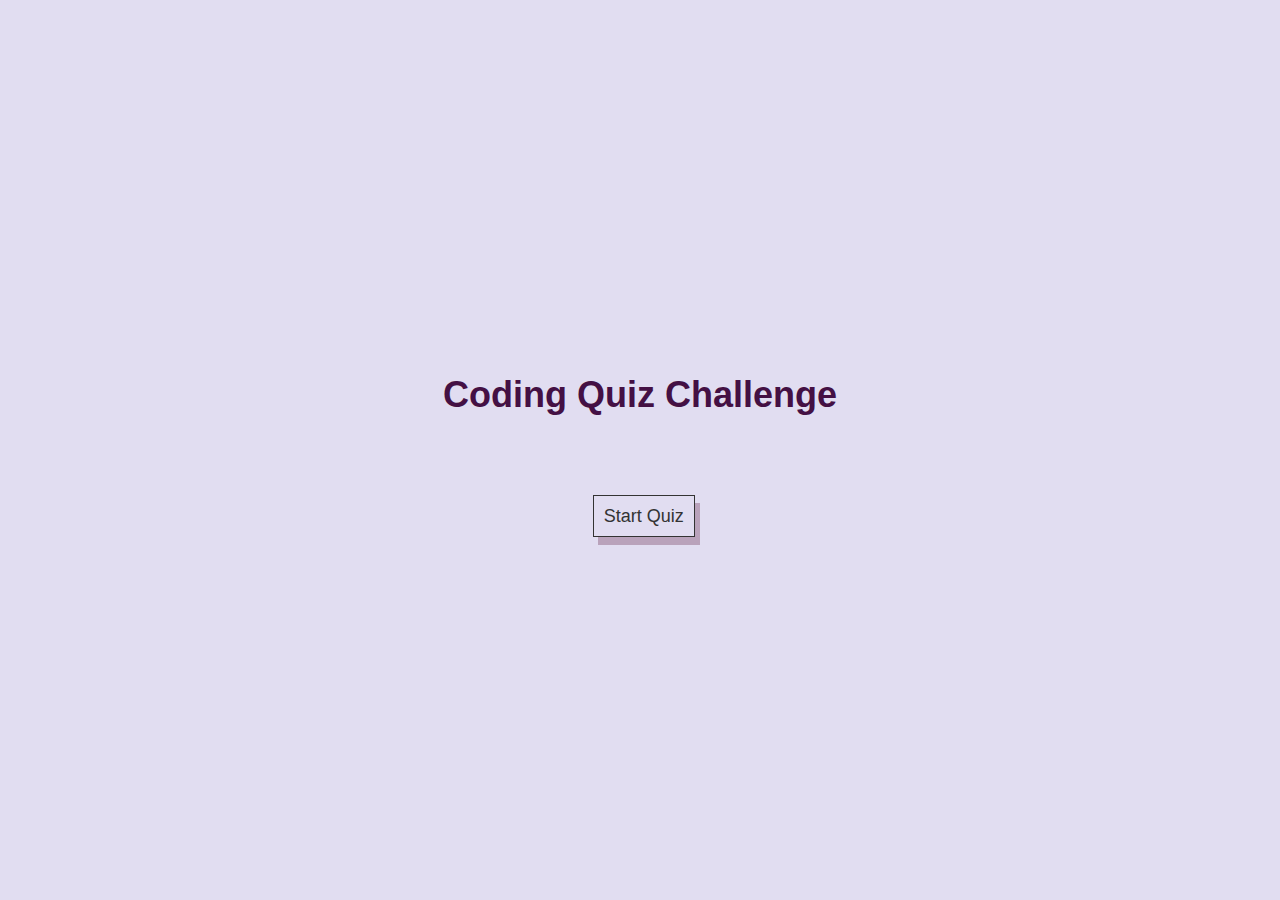
<file: index.html>
<!DOCTYPE html>
<html lang="en">
<head>
    <meta charset="UTF-8">
    <meta name="viewport" content="width=device-width, initial-scale=1.0">
    <title>Coding Quiz</title>
    <link rel="stylesheet" href="style.css">
</head>
<body>
    
<div class="container">
    <div id = "home" class="flex-center flex-column">
        <h1>Coding Quiz Challenge</h1>
        <p></p>
        <a class="btn" href="game-folder/game.html">Start Quiz</a>
    </div>
</div>




    <style></style>
</body>
</html>
</file>
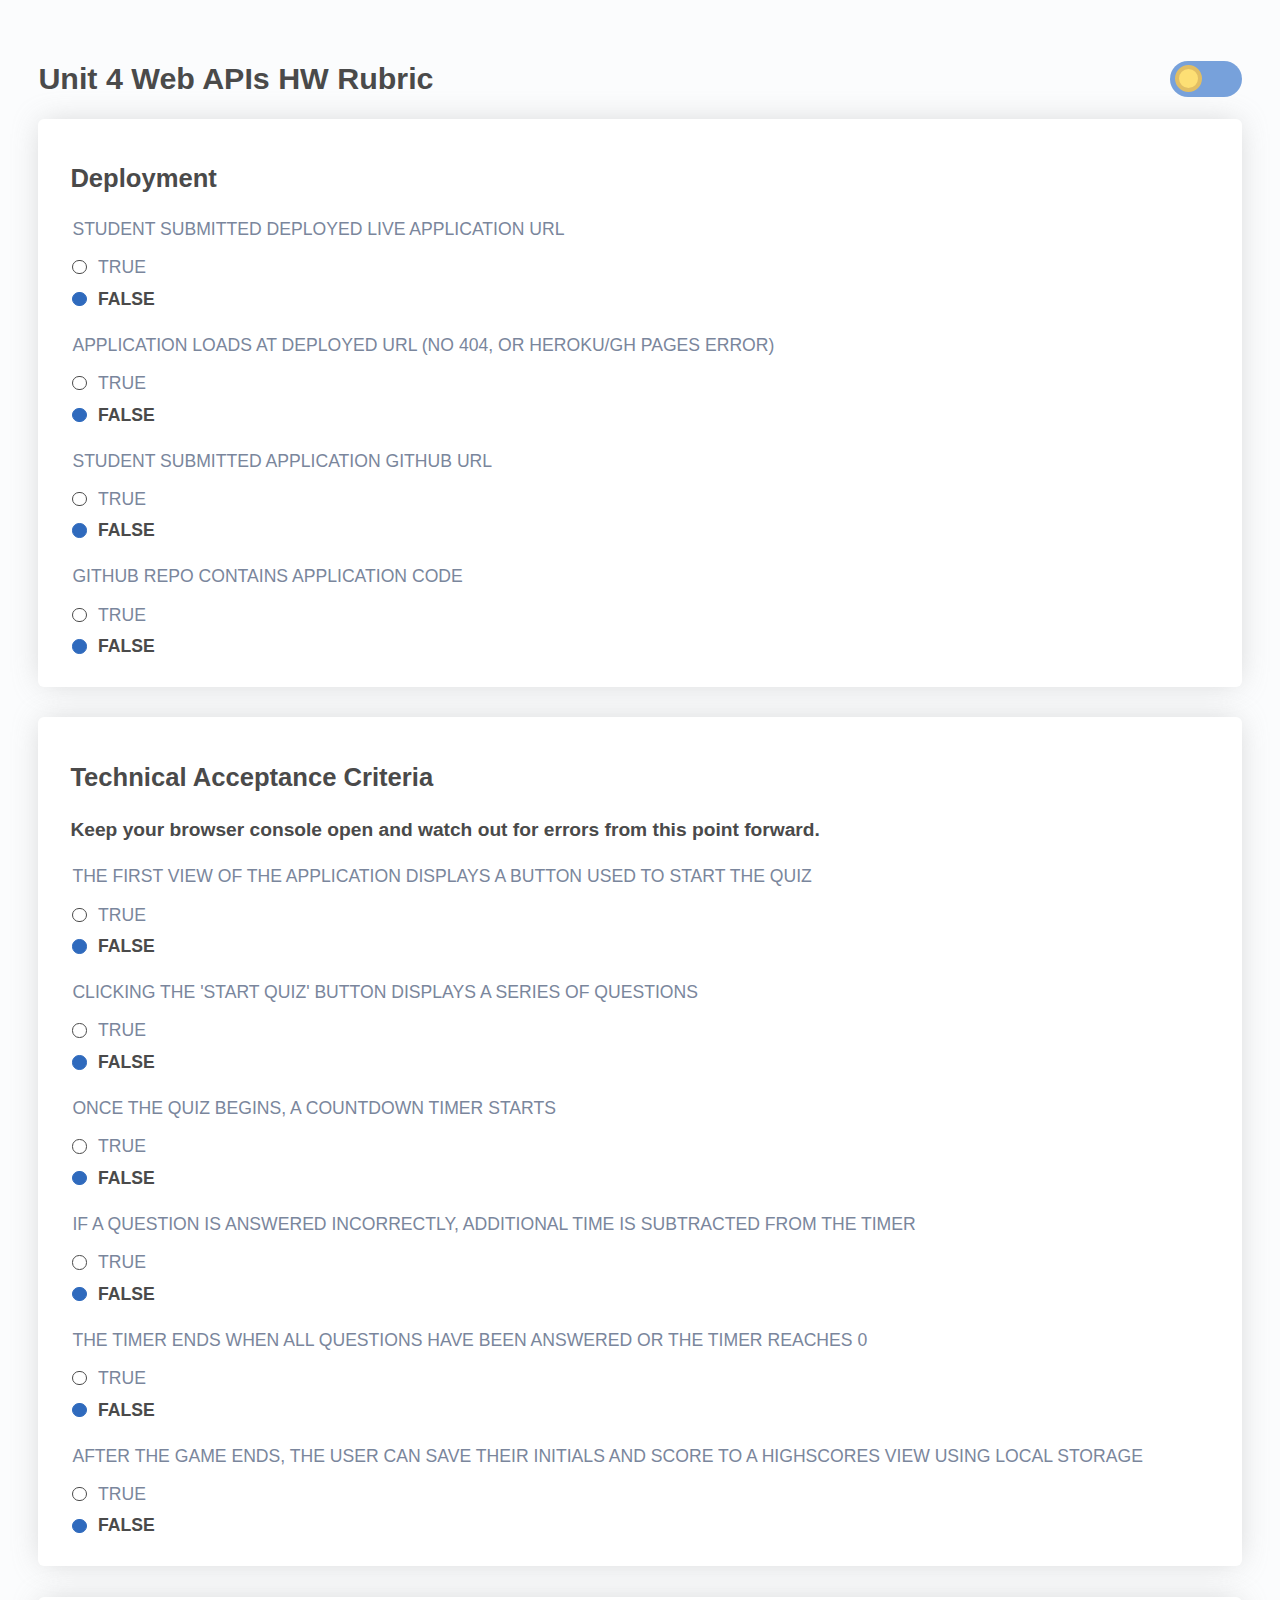
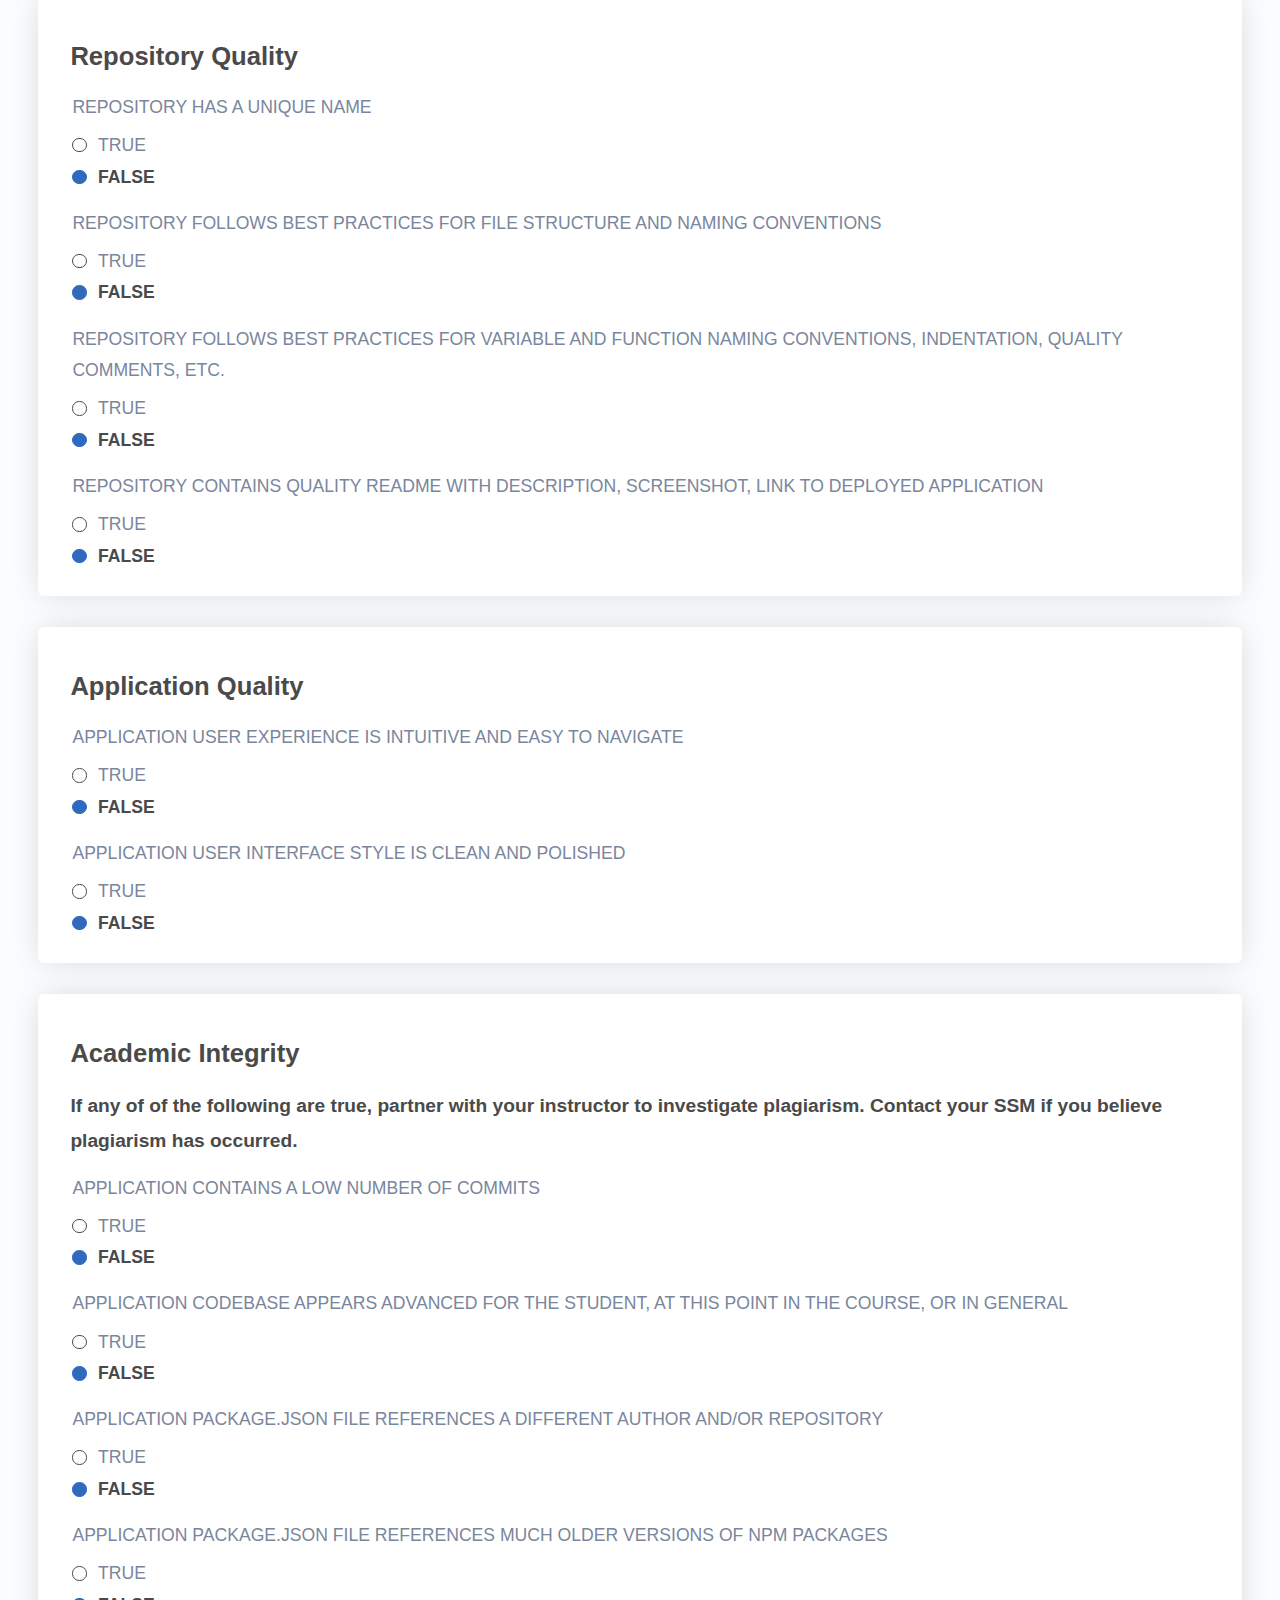
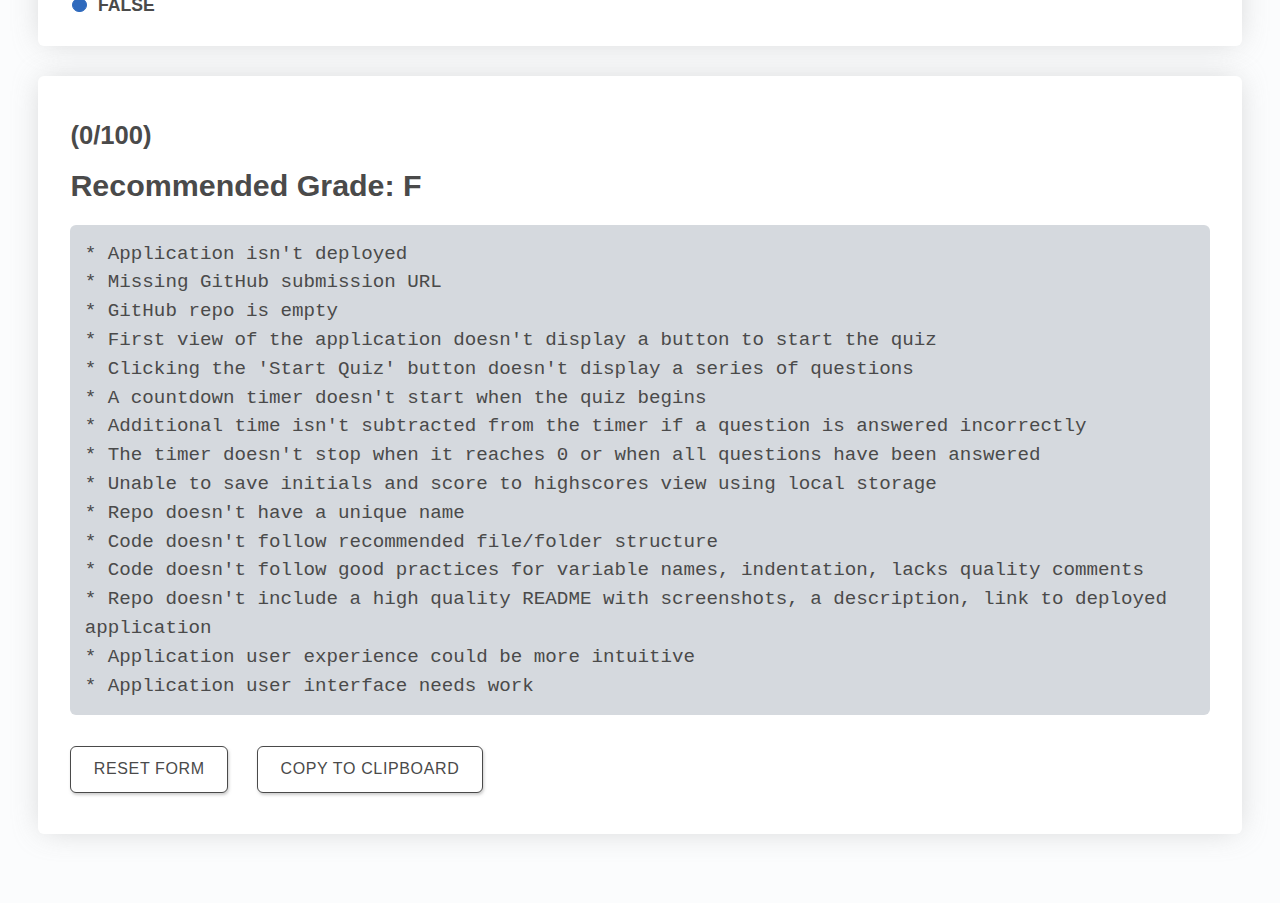
<file: unit-4-rubric.html>
<!DOCTYPE html>
<html lang="en">
  <head>
    <meta charset="UTF-8" />
    <meta name="viewport" content="width=device-width, initial-scale=1.0" />
    <meta http-equiv="X-UA-Compatible" content="ie=edge" />
    <link href="https://rsms.me/inter/inter.css" rel="stylesheet" />
    <title>HW Grading Rubric</title>
    <style>
      *,
      *::before,
      *::after {
        box-sizing: border-box;
      }

      html,
      body {
        margin: 0;
        padding: 0;
        line-height: 1.15;
        font-size: 100%;
        color: #fefefe;
        transition: all 0.4s;
      }

      body {
        background-color: #fbfcfd;
        font-family: "Inter", sans-serif;
        color: #4a4a4a;
      }

      #app.dark {
        background-color: #121212;
        color: #e2e2e2;
      }

      h1 {
        font-size: 1.9rem;
      }

      h2 {
        font-size: 1.6rem;
      }

      h3 {
        font-size: 1.2rem;
      }

      h4 {
        font-size: 0.9rem;
      }

      p,
      legend {
        font-size: 1.2rem;
      }

      label {
        font-size: 0.9rem;
        line-height: 2;
      }

      fieldset {
        border: none;
        padding: 0;
        margin-top: 0.9rem;
      }

      input[type="radio"],
      input[type="checkbox"] {
        position: absolute !important;
        height: 1px;
        width: 1px;
        overflow: hidden;
        clip: rect(1px 1px 1px 1px);
        clip: rect(1px, 1px, 1px, 1px);
        white-space: nowrap;
      }

      #app {
        padding: 3%;
        transition: all 0.4s;
      }

      #app h1 {
        font-size: 1.9rem;
        font-weight: 700;
        line-height: 1.3;
      }

      header {
        display: flex;
        justify-content: space-between;
        align-items: center;
      }

      .switch-group {
        display: flex;
        align-items: center;
        height: 2.25rem;
        width: 4.5rem;
      }

      input[type="checkbox"] + .toggle {
        height: 100%;
        width: 100%;
        background-color: #77a1db;
        border-radius: 1.9rem;
        cursor: pointer;
        display: flex;
        align-items: center;
        padding: 0.35rem;
        cursor: pointer;
        overflow: hidden;
        background-position: 25% 125%;
        transition: all 0.5s;
      }

      input[type="checkbox"]:focus + .toggle {
        outline: rgb(59, 153, 252) auto 5px;
      }

      input[type="checkbox"]:checked + .toggle {
        background-color: rgb(85, 89, 204);
        background-size: 1rem;
        background-repeat: no-repeat;
        background-position: 25%;
        background-image: url("[data-uri]");
        transition: all 0.5s;
      }

      input[type="checkbox"] + .toggle::after {
        content: "";
        display: block;
        height: 1.7rem;
        width: 1.7rem;
        border-radius: 50%;
        cursor: pointer;
        border: 4px solid #e1be64;
        background-color: #fddf74;
        transform: translateX(0rem);
        transition: all 0.5s;
        background-position: center bottom;
      }

      input[type="checkbox"]:hover + .toggle::after {
        transform: translateX(0rem) scale(1.1);
      }

      input[type="checkbox"]:checked + .toggle::after {
        border: 4px solid #ffffff;
        background-color: rgba(255, 255, 255, 0.4);
        transform: translateX(2.1rem);
        transition: all 0.5s;
        background-position: center;
        background-size: 60%;
        background-repeat: no-repeat;
        background-image: url("[data-uri]");
      }

      input[type="checkbox"]:checked:hover + .toggle::after {
        transform: translateX(2.1rem) scale(1.075);
      }

      .card {
        background-color: #fff;
        border-radius: 6px;
        border-width: 0;
        box-shadow: rgba(155, 155, 155, 0.45) 0 0 30px -5px;
        font-size: 1.1rem;
        height: 100%;
        line-height: 1.8rem;
        padding: 1.5rem 2rem;
        width: 100%;
        margin-bottom: 1.9rem;
      }

      .dark .card {
        background-color: #333333;
        box-shadow: none;
      }

      .card h1,
      .card h2,
      .card h3,
      .card h4,
      .card h5,
      .card h6 {
        color: #4a4a4a;
      }

      .dark .card h1,
      .dark .card h2,
      .dark .card h3,
      .dark .card h4,
      .dark .card h5,
      .dark .card h6 {
        color: #e2e2e2;
      }

      .card h3 {
        font-size: 1.2rem;
        font-weight: 700;
        line-height: 1.8em;
        margin: 0;
        padding: 0;
      }

      .card p,
      .card label,
      .card legend {
        color: #7a869c;
        font-weight: 300;
        border-width: 0;
        display: block;
        font-size: 1.1rem;
        font-weight: 300;
        line-height: 1.8em;
        margin: 0;
        padding: 0;
        text-transform: uppercase;
      }

      .dark .card p,
      .dark .card label,
      .dark .card legend {
        color: #e2e2e2;
      }

      .card label {
        display: inline-block;
      }

      .card input[type="radio"] + label::before {
        content: "";
        height: 0.9rem;
        width: 0.9rem;
        margin-right: 0.7rem;
        border-radius: 50%;
        border: 1px solid rgb(74, 74, 74);
        background-color: #ffffff;
        display: inline-block;
        cursor: pointer;
        position: relative;
        top: 0.09rem;
      }

      .dark .card input[type="radio"] + label::before {
        border: 1px solid #e2e2e2;
        background-color: inherit;
      }

      .card input[type="radio"]:checked + label::before {
        background-color: rgb(47, 106, 189);
        border-color: rgb(47, 106, 189);
      }

      .dark .card input[type="radio"]:checked + label::before {
        background-color: #d9d9d9;
        border-color: #d9d9d9;
      }

      .card input[type="radio"]:checked + label {
        font-weight: bold;
        color: #4a4a4a;
      }

      .dark input[type="radio"]:checked + label {
        color: #e2e2e2;
      }

      .card input[type="radio"]:focus + label::before {
        outline: rgb(59, 153, 252) auto 5px;
      }

      .card legend {
        margin-bottom: 0.4rem;
      }

      .totals {
        font-size: 1.6rem;
      }

      .totals + h2 {
        font-size: 1.9rem;
        margin-top: 0;
      }

      .grade {
        font-size: 1.9rem;
      }

      button {
        background-color: #fff;
        border: 1px solid #4a4a4a;
        border-radius: 6px;
        box-shadow: rgba(155, 155, 155, 0.5) 1px 2px 3px 0;
        color: #4a4a4a;
        cursor: pointer;
        display: inline-block;
        font-size: 1rem;
        font-weight: 500;
        letter-spacing: 0.04em;
        line-height: 1.8em;
        margin: 0.75rem 1.1rem 1.1rem 0;
        outline: none;
        padding: 0.5rem 1.4rem;
        text-transform: uppercase;
        transition-delay: 0s;
        transition-duration: 0.25s;
        transition-property: all;
        transition-timing-function: ease-out;
        width: fit-content;
      }

      .dark button {
        background: #d9d9d9;
        color: #121212;
        box-shadow: none;
      }

      button:hover {
        border-color: #dbdbdb;
        color: #dbdbdb;
      }

      .dark button:hover {
        color: #121212;
      }

      button.copy {
        margin-left: 0.4rem;
      }

      button:focus {
        border-color: rgb(56, 56, 56);
        box-shadow: rgb(219, 219, 219) 0px 0px 0px 3px;
        color: rgb(56, 56, 56);
      }

      div[role="alert"] {
        color: #4a4a4a;
        font-size: 1.2rem;
        margin-bottom: 1.2rem;
      }

      .dark div[role="alert"] {
        color: #e2e2e2;
      }

      .summary {
        font-size: 1.2rem;
        border: none;
        font-family: monospace;
        white-space: pre-wrap;
        background-color: #d5d9de;
        padding: 0.9rem;
        border-radius: 6px;
        line-height: 1.5;
        width: 100%;
      }

      .dark .summary {
        background: #6b6a6a;
        color: #e2e2e2;
      }

      .summary:empty {
        display: none;
      }

      .d-none {
        display: none;
      }

      @media (max-width: 450px) {
        .btn-container {
          text-align: center;
        }

        button {
          width: 100%;
          margin: 0.5rem;
        }

        input[type="checkbox"]:checked + .toggle::after {
          transform: translateX(1.3rem);
          background-size: 50%;
        }

        input[type="checkbox"]:checked:hover + .toggle::after {
          transform: translateX(1.3rem) scale(1.1);
          background-size: 50%;
        }
      }

      @media (max-width: 515px) {
        input[type="checkbox"]:checked + .toggle::after {
          transform: translateX(1.7rem);
        }

        input[type="checkbox"]:checked:hover + .toggle::after {
          transform: translateX(1.7rem) scale(1.1);
        }
      }

      @media (max-width: 460px) {
        input[type="checkbox"]:checked + .toggle::after {
          transform: translateX(1.4rem);
        }

        input[type="checkbox"]:checked:hover + .toggle::after {
          transform: translateX(1.4rem) scale(1.1);
        }
      }

      @media (max-width: 400px) {
        #app h1 {
          font-size: 1.6rem;
        }

        input[type="checkbox"]:checked + .toggle::after {
          transform: translateX(1.3rem);
        }

        input[type="checkbox"]:checked:hover + .toggle::after {
          transform: translateX(1.3rem) scale(1.1);
        }
      }

      @media (max-width: 340px) {
        input[type="checkbox"]:checked + .toggle::after {
          transform: translateX(0.9rem);
        }

        input[type="checkbox"]:checked:hover + .toggle::after {
          transform: translateX(0.9rem) scale(1.075);
        }
      }
    </style>
  </head>
  <body>
    <div id="app"></div>

    <script>
      (function(window) {
        "use strict";

        function Model() {
          this.title = "Unit 4 Web APIs HW Rubric";
          this.categories = [
            {
              title: "Deployment",
              subtitle: null,
              questions: [
                {
                  title: "Student submitted deployed live application URL",
                  score: 10,
                  message: "Application isn't deployed",
                  status: false
                },
                {
                  title:
                    "Application loads at deployed URL (no 404, or Heroku/GH Pages error)",
                  score: 10,
                  message: "Application isn't deployed",
                  status: false
                },
                {
                  title: "Student submitted application GitHub URL",
                  score: 8,
                  message: "Missing GitHub submission URL",
                  status: false
                },
                {
                  title: "GitHub Repo contains application code",
                  score: 8,
                  message: "GitHub repo is empty",
                  status: false
                }
              ]
            },
            {
              title: "Technical Acceptance Criteria",
              subtitle:
                "Keep your browser console open and watch out for errors from this point forward.",
              questions: [
                {
                  title:
                    "The first view of the application displays a button used to start the quiz",
                  score: 6 + 2/3,
                  message: "First view of the application doesn't display a button to start the quiz",
                  status: false
                },
                {
                  title:
                    "Clicking the 'Start Quiz' button displays a series of questions",
                  score: 6 + 2/3,
                  message:
                    "Clicking the 'Start Quiz' button doesn't display a series of questions",
                  status: false
                },
                {
                  title:
                    "Once the quiz begins, a countdown timer starts",
                  score: 6 + 2/3,
                  message:
                    "A countdown timer doesn't start when the quiz begins",
                  status: false
                },
                {
                  title:
                    "If a question is answered incorrectly, additional time is subtracted from the timer",
                  score: 6 + 2/3,
                  message:
                    "Additional time isn't subtracted from the timer if a question is answered incorrectly",
                  status: false
                },
                {
                  title: "The timer ends when all questions have been answered or the timer reaches 0",
                  score: 6 + 2/3,
                  message: "The timer doesn't stop when it reaches 0 or when all questions have been answered",
                  status: false
                },
                {
                  title: "After the game ends, the user can save their initials and score to a highscores view using local storage",
                  score: 6 + 2/3,
                  message: "Unable to save initials and score to highscores view using local storage",
                  status: false
                }
              ]
            },
            {
              title: "Repository Quality",
              subtitle: null,
              questions: [
                {
                  title: "Repository has a unique name",
                  score: 2,
                  message: "Repo doesn't have a unique name",
                  status: false
                },
                {
                  title:
                    "Repository follows best practices for file structure and naming conventions",
                  score: 2,
                  message:
                    "Code doesn't follow recommended file/folder structure",
                  status: false
                },
                {
                  title:
                    "Repository follows best practices for variable and function naming conventions, indentation, quality comments, etc.",
                  score: 3,
                  message:
                    "Code doesn't follow good practices for variable names, indentation, lacks quality comments",
                  status: false
                },
                {
                  title:
                    "Repository contains quality README with description, screenshot, link to deployed application",
                  score: 7,
                  message:
                    "Repo doesn't include a high quality README with screenshots, a description, link to deployed application",
                  status: false
                }
              ]
            },
            {
              title: "Application Quality",
              subtitle: null,
              questions: [
                {
                  title:
                    "Application user experience is intuitive and easy to navigate",
                  score: 5,
                  message:
                    "Application user experience could be more intuitive",
                  status: false
                },
                {
                  title:
                    "Application user interface style is clean and polished",
                  score: 5,
                  message: "Application user interface needs work",
                  status: false
                }
              ]
            },
            {
              title: "Academic Integrity",
              subtitle:
                "If any of of the following are true, partner with your instructor to investigate plagiarism. Contact your SSM if you believe plagiarism has occurred.",
              questions: [
                {
                  title: "Application contains a low number of commits",
                  score: 0,
                  message: null,
                  status: false
                },
                {
                  title:
                    "Application codebase appears advanced for the student, at this point in the course, or in general",
                  score: 0,
                  message: null,
                  status: false
                },
                {
                  title:
                    "Application package.json file references a different author and/or repository",
                  score: 0,
                  message: null,
                  status: false
                },
                {
                  title:
                    "Application package.json file references much older versions of npm packages",
                  score: 0,
                  message: null,
                  status: false
                }
              ]
            }
          ];

          this.initStorage();
        }

        Model.prototype.initStorage = function() {
          this.score = 0;
          this.questions = [];
          this.messages = new Set();
          this.flagged = new Set();
          this.isDarkMode =
            JSON.parse(localStorage.getItem("isDarkMode")) || false;

          this.categories.forEach(category => {
            category.questions.forEach(question => {
              question.status = false;
              question.id = this.questions.length;
              question.flagged = category.title === "Academic Integrity";
              question.message && this.messages.add(question.message);
              this.questions.push(question);
            });
          });
        };

        Model.prototype.toggleDarkMode = function() {
          this.isDarkMode = !this.isDarkMode;
          localStorage.setItem("isDarkMode", this.isDarkMode);
        };

        Model.prototype.toggleRadio = function(radio) {
          const id = Number(radio.getAttribute("name"));
          const question = this.questions[id];

          question.status = !question.status;

          if (question.status === true) {
            this.messages.delete(question.message);
            this.score += question.score;

            if (question.flagged) {
              this.flagged.add(question.id);
            }
          } else {
            if (question.flagged) {
              this.flagged.delete(question.id);
            }

            if (question.message) {
              this.messages.add(question.message);
            }

            this.score -= question.score;
          }
        };

        Model.prototype.calcGrade = function() {
          const roundedScore = Math.min(100, Math.ceil(this.score));

          let letterGrade = "";

          if (roundedScore >= 97) {
            letterGrade = "A+";
          } else if (roundedScore >= 93 && roundedScore <= 96) {
            letterGrade = "A";
          } else if (roundedScore >= 90 && roundedScore <= 92) {
            letterGrade = "A-";
          } else if (roundedScore >= 87 && roundedScore <= 89) {
            letterGrade = "B+";
          } else if (roundedScore >= 83 && roundedScore <= 86) {
            letterGrade = "B";
          } else if (roundedScore >= 80 && roundedScore <= 82) {
            letterGrade = "B-";
          } else if (roundedScore >= 77 && roundedScore <= 79) {
            letterGrade = "C+";
          } else if (roundedScore >= 73 && roundedScore <= 76) {
            letterGrade = "C";
          } else if (roundedScore >= 70 && roundedScore <= 72) {
            letterGrade = "C-";
          } else if (roundedScore >= 67 && roundedScore <= 69) {
            letterGrade = "D+";
          } else if (roundedScore >= 63 && roundedScore <= 66) {
            letterGrade = "D";
          } else if (roundedScore >= 60 && roundedScore <= 62) {
            letterGrade = "D-";
          } else {
            letterGrade = "F";
          }

          return letterGrade;
        };

        Model.prototype.hasFlags = function() {
          return this.flagged.size > 0;
        };

        function View(model) {
          this.model = model;
          this.generateHTML();
          this.cacheDom();
        }

        View.prototype.cacheDom = function() {
          this.darkModeToggle = document.querySelector("#dark-mode");
          this.radios = Array.from(
            document.querySelectorAll("input[type='radio']")
          );
          this.totals = document.querySelector(".totals");
          this.grade = document.querySelector(".grade");
          this.alert = document.querySelector("div[role='alert']");
          this.summaryHeading = document.querySelector(".summary-heading");
          this.summary = document.querySelector(".summary");
          this.resetButton = document.querySelector(".reset");
          this.copyButton = document.querySelector(".copy");
        };

        View.prototype.createFieldset = function({ title, id }) {
          return `<fieldset class="input-group">
          <legend>
            ${title}
          </legend>
          <div class="radio-group">
            <input type="radio" name="${id}" id="${id}-true" value="true">
            <label for="${id}-true">True</label>
          </div>
          <div class="radio-group">
            <input type="radio" name="${id}" id="${id}-false" value="false" checked>
            <label for="${id}-false">False</label>
          </div>
        </fieldset>`;
        };

        View.prototype.createCard = function({ title, subtitle, questions }) {
          return `<div class="card">
          <h2>${title}</h2>
          ${subtitle ? `<h3>${subtitle}</h3>` : ""}
          ${questions.map(child => this.createFieldset(child)).join("")}
          </div>`;
        };

        View.prototype.createResults = function() {
          return `<div class="card">
        <h2 class="totals">(0/100)</h2>
        <h2>Recommended Grade: <span class="grade">F</span></h2>
        <div class="d-none" role="alert">
          You've selected <strong>True</strong> for one of more Academic
          Integrity prompts and are advised to investigate plagiarism before
          issuing a grade.
        </div>
        <h3 class="summary-heading d-none">Summary:</h3>
        <pre class="summary" aria-label="summary">${[...this.model.messages]
          .map(message => `* ${message}\n`)
          .join("")}</pre>
        <div class="btn-container">
          <button class="reset">Reset Form</button>
          <button class="copy">Copy To Clipboard</button>
        </div>
      </div>`;
        };

        View.prototype.createHeader = function(title, isDarkMode = false) {
          return `<header>
            <h1>${title}</h1>
            <div class="switch-group">
              <input type="checkbox" name="dark-mode" id="dark-mode" ${
                isDarkMode ? "checked" : ""
              }>
              <label aria-label="dark mode" for="dark-mode" class="toggle">
              </label>
            </div>
          </header>`;
        };

        View.prototype.generateHTML = function() {
          this.wrapper = document.querySelector("#app");

          if (this.model.isDarkMode) {
            this.wrapper.classList.add("dark");
          }

          const survey = this.model.categories.reduce((final, current) => {
            final += this.createCard(current);
            return final;
          }, "");

          const results = this.createResults();

          const header = this.createHeader(
            this.model.title,
            this.model.isDarkMode
          );

          this.wrapper.innerHTML = header + survey + results;
        };

        View.prototype.update = function() {
          const roundedScore = Math.min(100, Math.ceil(this.model.score));
          this.totals.textContent = `(${roundedScore}/ 100)`;

          const letterGrade = this.model.calcGrade();
          this.grade.textContent = letterGrade;

          if (this.model.hasFlags()) {
            this.alert.classList.remove("d-none");
          } else {
            this.alert.classList.add("d-none");
          }

          if (this.model.isDarkMode) {
            this.wrapper.classList.add("dark");
          } else {
            this.wrapper.classList.remove("dark");
          }

          this.summary.textContent = [...this.model.messages]
            .map(message => `* ${message}\n`)
            .join("");
        };

        function Controller(model, view) {
          this.model = model;
          this.view = view;
          this.addEventListeners();
        }

        Controller.prototype.addEventListeners = function() {
          this.view.wrapper.addEventListener("change", event => {
            const { target } = event;

            if (!target.matches("input[type='radio']")) {
              return;
            }

            this.model.toggleRadio(target);
            this.view.update();
          });

          this.view.resetButton.addEventListener("click", () => {
            this.model.initStorage();

            this.view.radios.forEach(
              radio => (radio.checked = radio.hasAttribute("checked"))
            );

            this.view.update();
            window.scrollTo(0, 0);
          });

          this.view.copyButton.addEventListener("click", () => {
            const selection = window.getSelection();
            const range = document.createRange();

            range.selectNodeContents(this.view.summary);
            selection.removeAllRanges();
            selection.addRange(range);
            document.execCommand("copy");
          });

          this.view.darkModeToggle.addEventListener("change", () => {
            this.model.toggleDarkMode();
            this.view.update();
          });
        };

        function App(Model, View, Controller) {
          this.model = new Model();
          this.view = new View(this.model);
          this.controller = new Controller(this.model, this.view);
        }

        return new App(Model, View, Controller);
      })(window);
    </script>
  </body>
</html>
</file>
<file: style.css>
:root {
    background-color: rgb(225, 221, 241);
    font-size: large;
}

* {
    box-sizing: border-box;
    font-family: Arial, Helvetica, sans-serif;
    margin: 0;
    padding: 0;
    color: #333;
}


h1,h2,h3,h4 {
    margin-bottom: 1rem;
}

h1 {
    font-size: 2rem;
    color:rgb(68, 16, 68) ;
    margin-bottom: 5rem;
}

h2 {
    font-size: 4rem;
   font-weight: 500;
}

h3 {
    font-size: 2rem;
    font-weight: 700;
    margin-bottom: 5rem;
}

h4 {
    font-size: 2rem;
    font-weight: 500;
   
}

p {
  
}
/* Container */

.container{
    width: 100vw;
    height: 100vh;
    display: flex;
    justify-content: center;
    align-items: center;
    margin: 0 auto;
}


.hidden {
   display: none; 
}


/* Buttons */

.btn {
    margin-left: 38%;
    border: 1px solid;
    padding: 10px;
    text-decoration: none;
    box-shadow: 5px 8px #b9a2bb;
}

.btn:hover {
    cursor: pointer;
    border: 1px solid;
    padding: 10px;
    box-shadow: 5px 8px #948396;
    background-color: purple;
    color: white;
}
</file>
